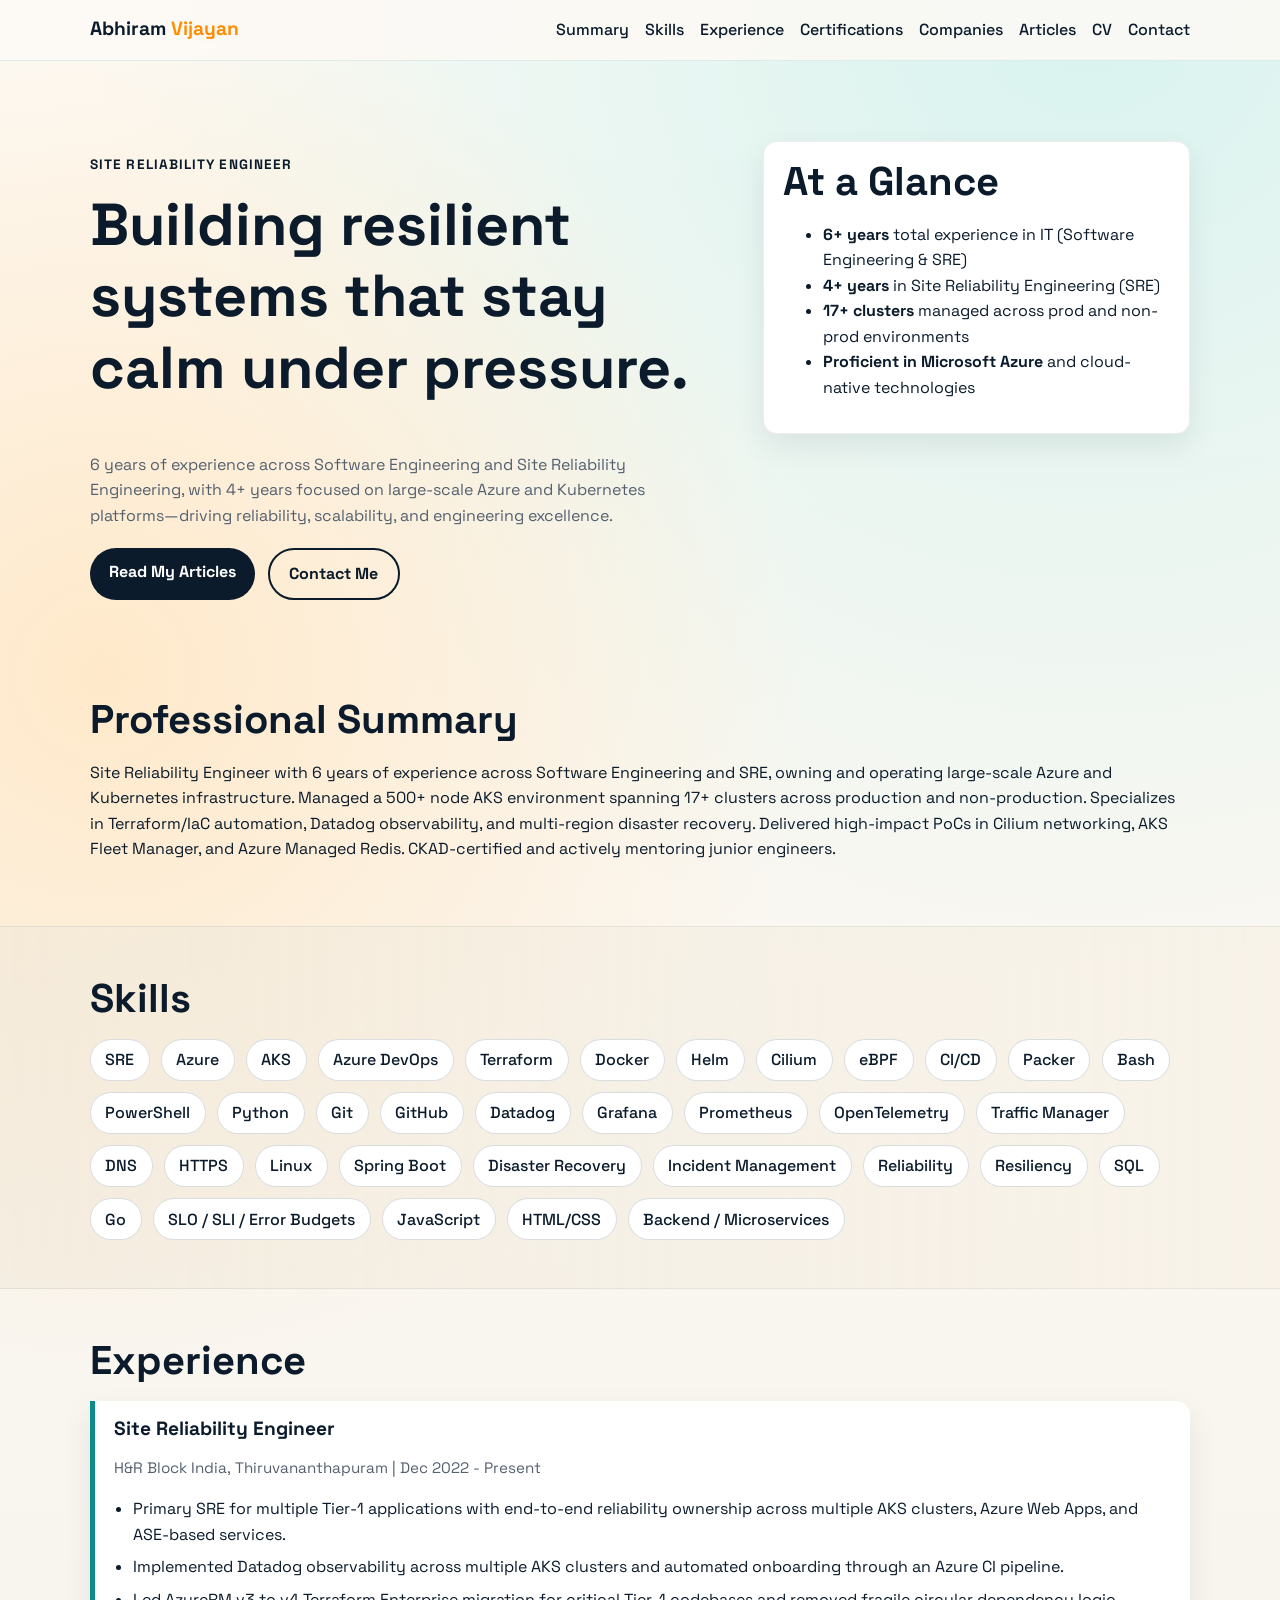
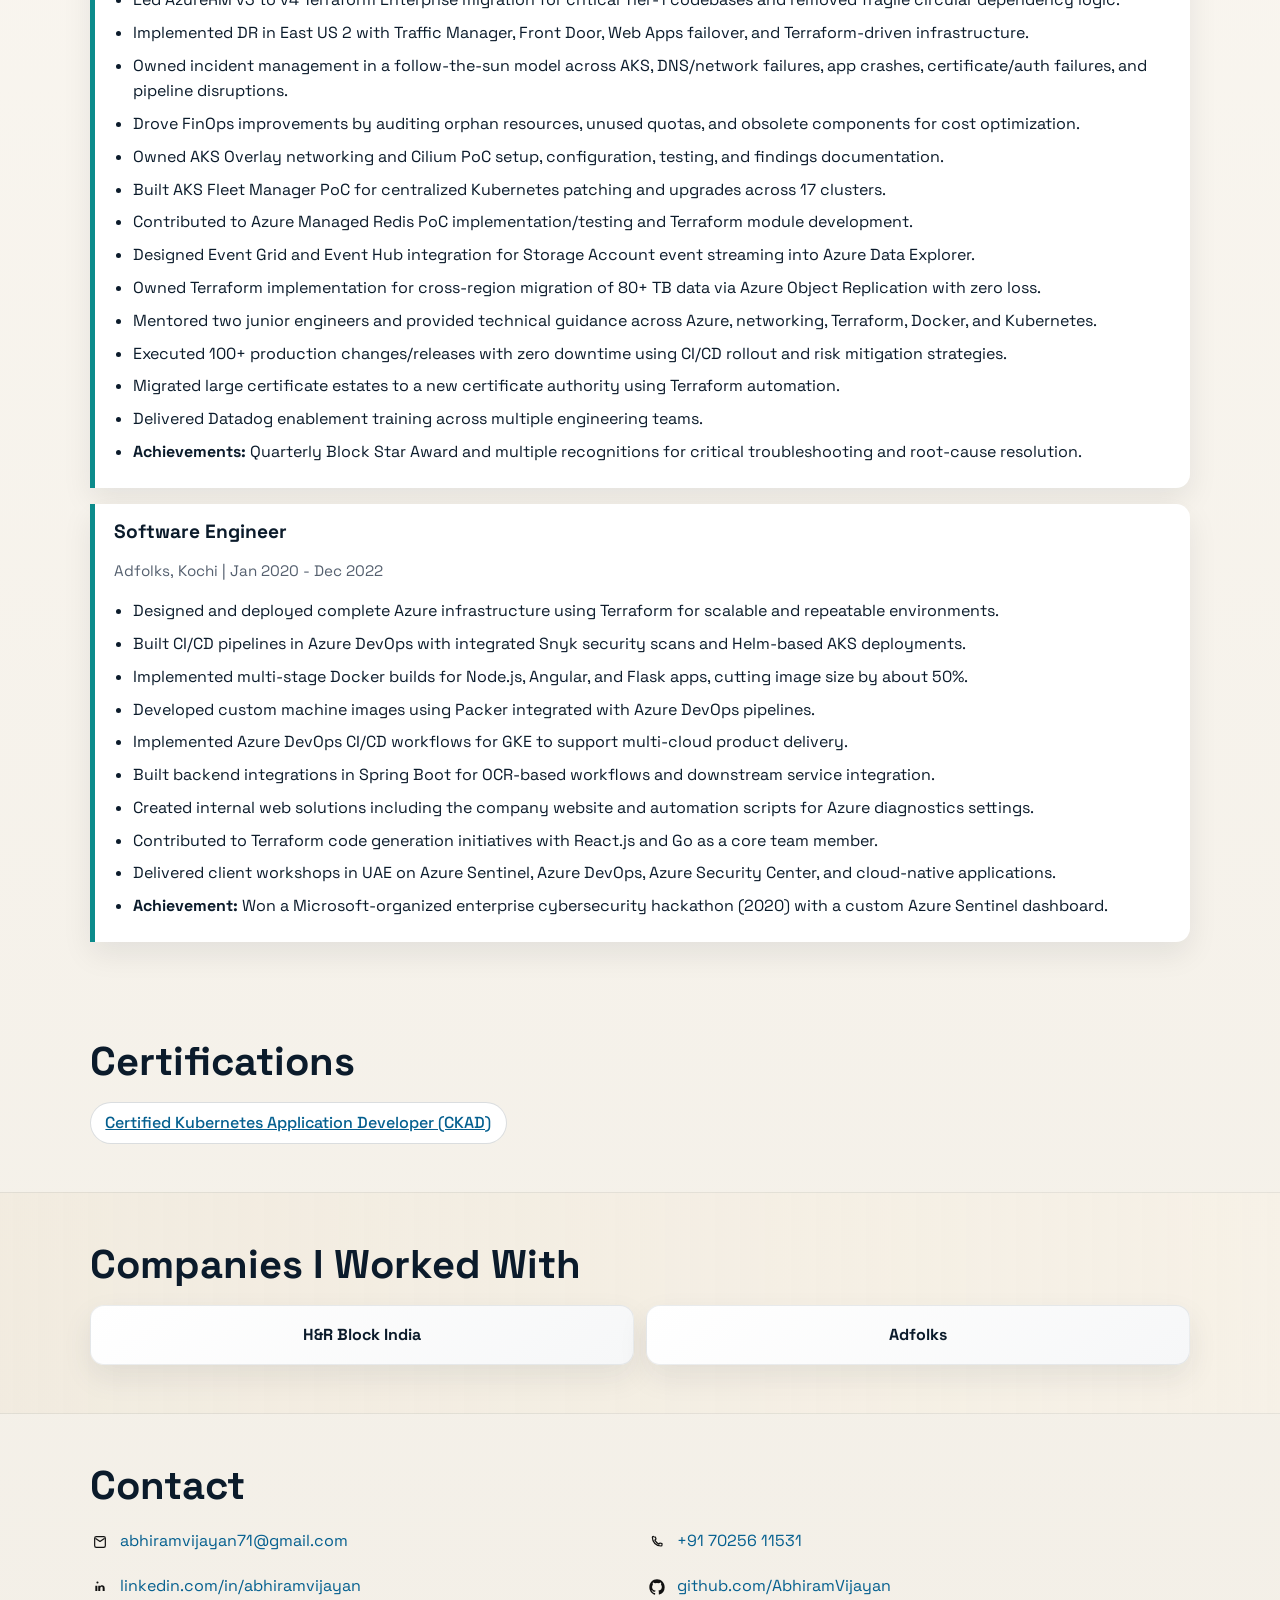
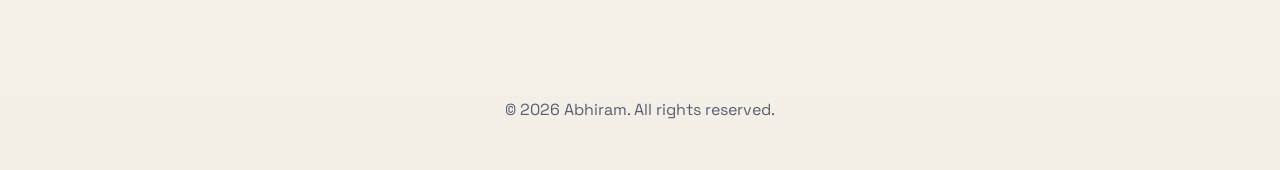
<file: index.html>
<!DOCTYPE html>
<html lang="en">

<head>
    <meta charset="UTF-8" />
    <meta name="viewport" content="width=device-width, initial-scale=1.0" />
    <link rel="icon" type="image/png" sizes="32x32" href="/assets/Abhiram_image.png" />
    <link rel="shortcut icon" href="/assets/Abhiram_image.png" />
    <title>Abhiram | SRE Portfolio</title>
    <meta name="description"
        content="Site Reliability Engineer with 6 years of experience across Azure and Kubernetes, including 500+ node AKS operations, Terraform automation, Datadog observability, and multi-region disaster recovery." />
    <meta name="keywords"
        content="SRE, Site Reliability Engineer, Azure, AKS, Kubernetes, Terraform, Datadog, Disaster Recovery, Incident Management, Observability, CKAD" />
    <meta name="author" content="Abhiram" />
    <meta name="robots" content="index, follow, max-image-preview:large, max-snippet:-1, max-video-preview:-1" />
    <meta name="theme-color" content="#0f2a3f" />

    <link rel="canonical" href="https://abhiramvijayan.com/" />
    <link rel="manifest" href="/site.webmanifest" />

    <meta property="og:type" content="website" />
    <meta property="og:title" content="Abhiram | SRE Portfolio" />
    <meta property="og:description"
        content="SRE portfolio showcasing Azure/AKS scale operations, Terraform automation, DR engineering, certifications, and reliability articles." />
    <meta property="og:url" content="https://abhiramvijayan.com/" />
    <meta property="og:image" content="https://abhiramvijayan.com/assets/Abhiram_image.png" />

    <meta name="twitter:card" content="summary_large_image" />
    <meta name="twitter:title" content="Abhiram | SRE Portfolio" />
    <meta name="twitter:description"
        content="SRE portfolio showcasing Azure/AKS scale operations, Terraform automation, DR engineering, certifications, and reliability articles." />
    <meta name="twitter:image" content="https://abhiramvijayan.com/assets/Abhiram_image.png" />

    <link rel="preconnect" href="https://fonts.googleapis.com" />
    <link rel="preconnect" href="https://fonts.gstatic.com" crossorigin />
    <link
        href="https://fonts.googleapis.com/css2?family=Space+Grotesk:wght@400;500;700&family=Literata:opsz,wght@7..72,400;7..72,600&display=swap"
        rel="stylesheet" />
    <link rel="stylesheet" href="styles.css" />

    <script type="application/ld+json">
  {
    "@context": "https://schema.org",
    "@type": "Person",
    "name": "Abhiram",
    "jobTitle": "Site Reliability Engineer",
    "url": "https://abhiramvijayan.com/",
    "sameAs": [
      "https://www.linkedin.com/in/abhiramvijayan/",
      "https://github.com/AbhiramVijayan"
    ],
    "email": "mailto:abhiramvijayan71@gmail.com",
    "telephone": "+91-7025611531",
    "worksFor": [
      { "@type": "Organization", "name": "H&R Block India" },
      { "@type": "Organization", "name": "Adfolks" }
    ],
    "knowsAbout": [
      "SRE",
      "Azure",
      "AKS",
      "Terraform",
      "Datadog",
      "Disaster Recovery",
      "Incident Management",
      "CI/CD",
      "Kubernetes",
      "Observability"
    ]
  }
  </script>
</head>

<body>
    <a class="skip-link" href="#main">Skip to main content</a>

    <header class="site-header">
        <div class="container nav-wrap">
            <a class="brand" href="/">Abhiram <span>Vijayan</span></a>
            <nav class="site-nav" aria-label="Main navigation">
                <a href="#summary">Summary</a>
                <a href="#skills">Skills</a>
                <a href="#experience">Experience</a>
                <a href="#certifications">Certifications</a>
                <a href="#companies">Companies</a>
                <a href="/articles/">Articles</a>
                <a href="/cv.html">CV</a>
                <a href="#contact">Contact</a>
            </nav>
        </div>
    </header>

    <main id="main">
        <section class="hero reveal">
            <div class="container hero-grid">
                <div>
                    <p class="eyebrow">
                        <span class="role-rotator"
                            data-roles="Site Reliability Engineer|DevOps Engineer|Platform Engineer"
                            aria-live="polite">Site Reliability Engineer</span>
                    </p>
                    <h1>Building resilient systems that stay calm under pressure.</h1>
                    <p class="hero-copy">6 years of experience across Software Engineering and Site Reliability
                        Engineering, with 4+ years focused on large-scale Azure and Kubernetes platforms—driving
                        reliability, scalability, and engineering excellence.</p>
                    <div class="hero-cta">
                        <a class="btn btn-primary" href="/articles/">Read My Articles</a>
                        <a class="btn btn-ghost" href="https://www.linkedin.com/in/abhiramvijayan/" target="_blank" rel="noopener noreferrer">Contact Me</a>
                    </div>
                </div>
                <aside class="stat-card" aria-label="Quick profile stats">
                    <h2>At a Glance</h2>
                    <ul>
                        <li><strong>6+ years</strong> total experience in IT (Software Engineering & SRE)</li>
                        <li><strong>4+ years</strong> in Site Reliability Engineering (SRE)</li>
                        <li><strong>17+ clusters</strong> managed across prod and non-prod environments</li>
                        <li><strong>Proficient in Microsoft Azure</strong> and cloud-native technologies</li>

                    </ul>
                </aside>
            </div>
        </section>

        <section id="summary" class="section reveal">
            <div class="container">
                <h2>Professional Summary</h2>
                <p>
                   Site Reliability Engineer with 6 years of experience across Software Engineering and SRE, owning and operating large-scale Azure and Kubernetes infrastructure. Managed a 500+ node AKS environment spanning 17+ clusters across production and non-production. Specializes in Terraform/IaC automation, Datadog observability, and multi-region disaster recovery. Delivered high-impact PoCs in Cilium networking, AKS Fleet Manager, and Azure Managed Redis. CKAD-certified and actively mentoring junior engineers.

                </p>
            </div>
        </section>

        <section id="skills" class="section muted reveal">
            <div class="container">
                <h2>Skills</h2>
                <div class="chip-grid">
                    <span class="chip">SRE</span>
                    <span class="chip">Azure</span>
                    <span class="chip">AKS</span>
                    <span class="chip">Azure DevOps</span>
                    <span class="chip">Terraform</span>
                    <span class="chip">Docker</span>
                    <span class="chip">Helm</span>
                    <span class="chip">Cilium</span>
                    <span class="chip">eBPF</span>
                    <span class="chip">CI/CD</span>
                    <span class="chip">Packer</span>
                    <span class="chip">Bash</span>
                    <span class="chip">PowerShell</span>
                    <span class="chip">Python</span>
                    <span class="chip">Git</span>
                    <span class="chip">GitHub</span>
                    <span class="chip">Datadog</span>
                    <span class="chip">Grafana</span>
                    <span class="chip">Prometheus</span>
                    <span class="chip">OpenTelemetry</span>
                    <span class="chip">Traffic Manager</span>
                    <span class="chip">DNS</span>
                    <span class="chip">HTTPS</span>
                    <span class="chip">Linux</span>
                    <span class="chip">Spring Boot</span>
                    <span class="chip">Disaster Recovery</span>
                    <span class="chip">Incident Management</span>
                    <span class="chip">Reliability</span>
                    <span class="chip">Resiliency</span>
                    <span class="chip">SQL</span>
                    <span class="chip">Go</span>
                    <span class="chip">SLO / SLI / Error Budgets</span>
                    <span class="chip">JavaScript</span>
                    <span class="chip">HTML/CSS</span>
                    <span class="chip">Backend / Microservices</span>
                </div>
            </div>
        </section>

        <section id="experience" class="section reveal">
            <div class="container">
                <h2>Experience</h2>
                <div class="timeline">
                    <article class="timeline-item">
                        <h3>Site Reliability Engineer</h3>
                        <p class="meta">H&amp;R Block India, Thiruvananthapuram | Dec 2022 - Present</p>
                        <ul>
                            <li>Primary SRE for multiple Tier-1 applications with end-to-end reliability ownership across multiple
                                AKS clusters, Azure Web Apps, and ASE-based services.</li>
                            <li>Implemented Datadog observability across multiple AKS clusters and automated onboarding
                                through an Azure CI pipeline.</li>
                            <li>Led AzureRM v3 to v4 Terraform Enterprise migration for critical Tier-1 codebases and
                                removed fragile circular dependency logic.</li>
                            <li>Implemented DR in East US 2 with Traffic Manager, Front Door, Web Apps failover, and
                                Terraform-driven infrastructure.</li>
                            <li>Owned incident management in a follow-the-sun model across AKS, DNS/network failures,
                                app crashes, certificate/auth failures, and pipeline disruptions.</li>
                            <li>Drove FinOps improvements by auditing orphan resources, unused quotas, and obsolete
                                components for cost optimization.</li>
                            <li>Owned AKS Overlay networking and Cilium PoC setup, configuration, testing, and findings
                                documentation.</li>
                            <li>Built AKS Fleet Manager PoC for centralized Kubernetes patching and upgrades across 17
                                clusters.</li>
                            <li>Contributed to Azure Managed Redis PoC implementation/testing and Terraform module
                                development.</li>
                            <li>Designed Event Grid and Event Hub integration for Storage Account event streaming into
                                Azure Data Explorer.</li>
                            <li>Owned Terraform implementation for cross-region migration of 80+ TB data via Azure
                                Object Replication with zero loss.</li>
                            <li>Mentored two junior engineers and provided technical guidance across Azure, networking,
                                Terraform, Docker, and Kubernetes.</li>
                            <li>Executed 100+ production changes/releases with zero downtime using CI/CD rollout and
                                risk mitigation strategies.</li>
                            <li>Migrated large certificate estates to a new certificate authority using Terraform
                                automation.</li>
                            <li>Delivered Datadog enablement training across multiple engineering teams.</li>
                            <li><strong>Achievements:</strong> Quarterly Block Star Award and multiple recognitions for
                                critical troubleshooting and root-cause resolution.</li>
                        </ul>
                    </article>
                    <article class="timeline-item">
                        <h3>Software Engineer</h3>
                        <p class="meta">Adfolks, Kochi | Jan 2020 - Dec 2022</p>
                        <ul>
                            <li>Designed and deployed complete Azure infrastructure using Terraform for scalable and
                                repeatable environments.</li>
                            <li>Built CI/CD pipelines in Azure DevOps with integrated Snyk security scans and Helm-based
                                AKS deployments.</li>
                            <li>Implemented multi-stage Docker builds for Node.js, Angular, and Flask apps, cutting
                                image size by about 50%.</li>
                            <li>Developed custom machine images using Packer integrated with Azure DevOps pipelines.
                            </li>
                            <li>Implemented Azure DevOps CI/CD workflows for GKE to support multi-cloud product
                                delivery.</li>
                            <li>Built backend integrations in Spring Boot for OCR-based workflows and downstream service
                                integration.</li>
                            <li>Created internal web solutions including the company website and automation scripts for
                                Azure diagnostics settings.</li>
                            <li>Contributed to Terraform code generation initiatives with React.js and Go as a core team
                                member.</li>
                            <li>Delivered client workshops in UAE on Azure Sentinel, Azure DevOps, Azure Security
                                Center, and cloud-native applications.</li>
                            <li><strong>Achievement:</strong> Won a Microsoft-organized enterprise cybersecurity
                                hackathon (2020) with a custom Azure Sentinel dashboard.</li>
                        </ul>
                    </article>
                </div>
            </div>
        </section>

        <section id="certifications" class="section reveal">
            <div class="container">
                <h2>Certifications</h2>
                <div class="chip-grid">
                    <a class="chip" href="https://www.credly.com/badges/6aa69f73-2651-4a15-aa6a-eb91d6666609/public_url" target="_blank" rel="noopener noreferrer">Certified Kubernetes Application Developer (CKAD)</a>
                </div>
            </div>
        </section>

        <section id="companies" class="section muted reveal">
            <div class="container">
                <h2>Companies I Worked With</h2>
                <div class="company-grid" role="list" aria-label="Companies">
                    <div class="company-card" role="listitem">H&amp;R Block India</div>
                    <div class="company-card" role="listitem">Adfolks</div>
                </div>
            </div>
        </section>

        <section id="contact" class="section contact reveal">
            <div class="container">
                <h2>Contact</h2>
                <ul class="contact-list">
                    <li class="contact-card">
                        <span class="contact-icon" aria-hidden="true">
                            <svg viewBox="0 0 24 24" focusable="false"><path d="M4 6.5A2.5 2.5 0 0 1 6.5 4h11A2.5 2.5 0 0 1 20 6.5v11a2.5 2.5 0 0 1-2.5 2.5h-11A2.5 2.5 0 0 1 4 17.5zM6 7l6 4.2L18 7" fill="none" stroke="currentColor" stroke-width="1.8" stroke-linecap="round" stroke-linejoin="round"/></svg>
                        </span>
                        <a href="mailto:abhiramvijayan71@gmail.com">abhiramvijayan71@gmail.com</a>
                    </li>
                    <li class="contact-card">
                        <span class="contact-icon" aria-hidden="true">
                            <svg viewBox="0 0 24 24" focusable="false"><path d="M7.5 4.5h2l1 3-1.7 1.7a14 14 0 0 0 6 6l1.7-1.7 3 1v2A1.5 1.5 0 0 1 18 18C10.82 18 5 12.18 5 5a1.5 1.5 0 0 1 1.5-1.5" fill="none" stroke="currentColor" stroke-width="1.8" stroke-linecap="round" stroke-linejoin="round"/></svg>
                        </span>
                        <a href="tel:+917025611531">+91 70256 11531</a>
                    </li>
                    <li class="contact-card">
                        <span class="contact-icon" aria-hidden="true">
                            <svg viewBox="0 0 24 24" focusable="false"><path d="M8 10v8H5v-8zm.2-3.2A1.6 1.6 0 1 1 8.2 3.6a1.6 1.6 0 0 1 0 3.2M19 18h-3v-4.3c0-1.2-.4-2-1.5-2s-1.7.8-2 1.5c-.1.2-.1.6-.1.9V18h-3s0-7 0-8h3v1.1c.4-.7 1.2-1.6 2.8-1.6 2 0 3.8 1.3 3.8 4.3z" fill="currentColor"/></svg>
                        </span>
                        <a href="https://www.linkedin.com/in/abhiramvijayan/" rel="noopener noreferrer" target="_blank">linkedin.com/in/abhiramvijayan</a>
                    </li>
                    <li class="contact-card">
                        <span class="contact-icon" aria-hidden="true">
                            <svg viewBox="0 0 24 24" focusable="false"><path d="M12 .5C5.65.5.5 5.78.5 12.3c0 5.22 3.3 9.64 7.88 11.2.58.1.8-.26.8-.58v-2.1c-3.2.72-3.87-1.58-3.87-1.58-.52-1.36-1.28-1.72-1.28-1.72-1.04-.73.08-.72.08-.72 1.15.08 1.75 1.21 1.75 1.21 1.02 1.8 2.68 1.28 3.33.98.1-.76.4-1.28.72-1.57-2.56-.3-5.26-1.3-5.26-5.8 0-1.28.45-2.32 1.18-3.14-.12-.3-.51-1.5.11-3.12 0 0 .96-.32 3.14 1.2a10.57 10.57 0 0 1 5.72 0c2.18-1.52 3.14-1.2 3.14-1.2.62 1.62.23 2.82.11 3.12.73.82 1.18 1.86 1.18 3.14 0 4.5-2.7 5.5-5.28 5.8.42.37.78 1.08.78 2.18v3.23c0 .32.21.69.8.58A11.83 11.83 0 0 0 23.5 12.3C23.5 5.78 18.35.5 12 .5" fill="currentColor"/></svg>
                        </span>
                        <a href="https://github.com/AbhiramVijayan" rel="noopener noreferrer" target="_blank">github.com/AbhiramVijayan</a>
                    </li>
                    
                </ul>
            </div>
        </section>
    </main>

    <footer class="site-footer">
        <div class="container">
            <p>&copy; <span id="year"></span> Abhiram. All rights reserved.</p>
        </div>
    </footer>

    <script src="main.js" defer></script>
</body>

</html>
</file>
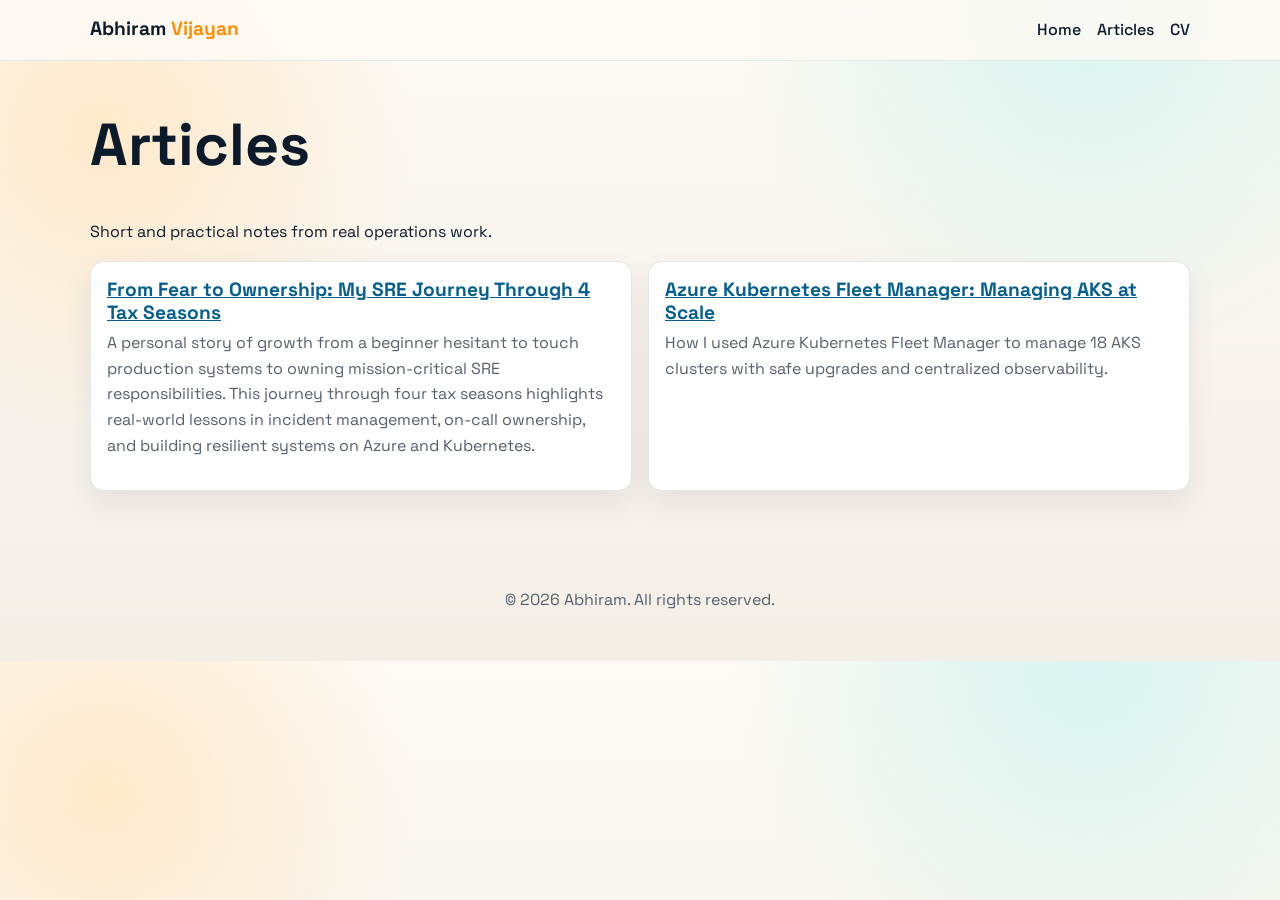
<file: articles/index.html>
<!DOCTYPE html>
<html lang="en">

<head>
  <meta charset="UTF-8" />
  <meta name="viewport" content="width=device-width, initial-scale=1.0" />
  <link rel="icon" type="image/png" sizes="32x32" href="/assets/Abhiram_image.png" />
  <link rel="shortcut icon" href="/assets/Abhiram_image.png" />
  <title>Articles | Abhiram SRE</title>
  <meta name="description"
    content="Operational reliability and SRE articles by Abhiram: incident response, alert quality, observability, and production engineering practices." />
  <meta name="robots" content="index, follow" />
  <link rel="canonical" href="https://abhiramvijayan.com/articles/" />

  <meta property="og:type" content="website" />
  <meta property="og:title" content="Articles | Abhiram SRE" />
  <meta property="og:description" content="Practical reliability engineering and SRE articles." />
  <meta property="og:url" content="https://abhiramvijayan.com/articles/" />
  <meta property="og:image" content="https://abhiramvijayan.com/assets/Abhiram_image.png" />

  <meta name="twitter:card" content="summary_large_image" />
  <meta name="twitter:title" content="Articles | Abhiram SRE" />
  <meta name="twitter:description" content="Practical reliability engineering and SRE articles." />
  <meta name="twitter:image" content="https://abhiramvijayan.com/assets/Abhiram_image.png" />

  <link rel="preconnect" href="https://fonts.googleapis.com" />
  <link rel="preconnect" href="https://fonts.gstatic.com" crossorigin />
  <link
    href="https://fonts.googleapis.com/css2?family=Space+Grotesk:wght@400;500;700&family=Literata:opsz,wght@7..72,400;7..72,600&display=swap"
    rel="stylesheet" />
  <link rel="stylesheet" href="/styles.css" />

  <script type="application/ld+json">
  {
    "@context": "https://schema.org",
    "@type": "Blog",
    "name": "Abhiram SRE Articles",
    "url": "https://abhiramvijayan.com/articles/",
    "description": "Operational reliability and SRE articles by Abhiram",
    "publisher": {
      "@type": "Person",
      "name": "Abhiram"
    }
  }
  </script>
</head>

<body>
  <header class="site-header">
    <div class="container nav-wrap">
      <a class="brand" href="/">Abhiram<span> Vijayan</span></a>
      <nav class="site-nav" aria-label="Main navigation">
        <a href="/">Home</a>
        <a href="/articles/">Articles</a>
        <a href="/cv.html">CV</a>
      </nav>
    </div>
  </header>

  <main class="section">
    <div class="container reveal">
      <h1>Articles</h1>
      <p>Short and practical notes from real operations work.</p>
      <div class="article-list">
        <article class="article-card">
          <h3><a href="/articles/from-fear-to-ownership.html">From Fear to Ownership: My SRE Journey Through 4 Tax
              Seasons</a></h3>
          <p>
            A personal story of growth from a beginner hesitant to touch production systems to owning mission-critical
            SRE responsibilities. This journey through four tax seasons highlights real-world lessons in incident
            management, on-call ownership, and building resilient systems on Azure and Kubernetes.
          </p>
        </article>
        <article class="article-card">
          <h3><a href="/articles/azure-kubernetes-fleet-manager.html">Azure Kubernetes Fleet Manager: Managing AKS at Scale</a>
          </h3>
          <p>How I used Azure Kubernetes Fleet Manager to manage 18 AKS clusters with safe upgrades and centralized observability.</p>
        </article>
      </div>
    </div>
  </main>

  <footer class="site-footer">
    <div class="container">
      <p>&copy; <span id="year"></span> Abhiram. All rights reserved.</p>
    </div>
  </footer>

  <script src="/main.js" defer></script>
</body>

</html>
</file>
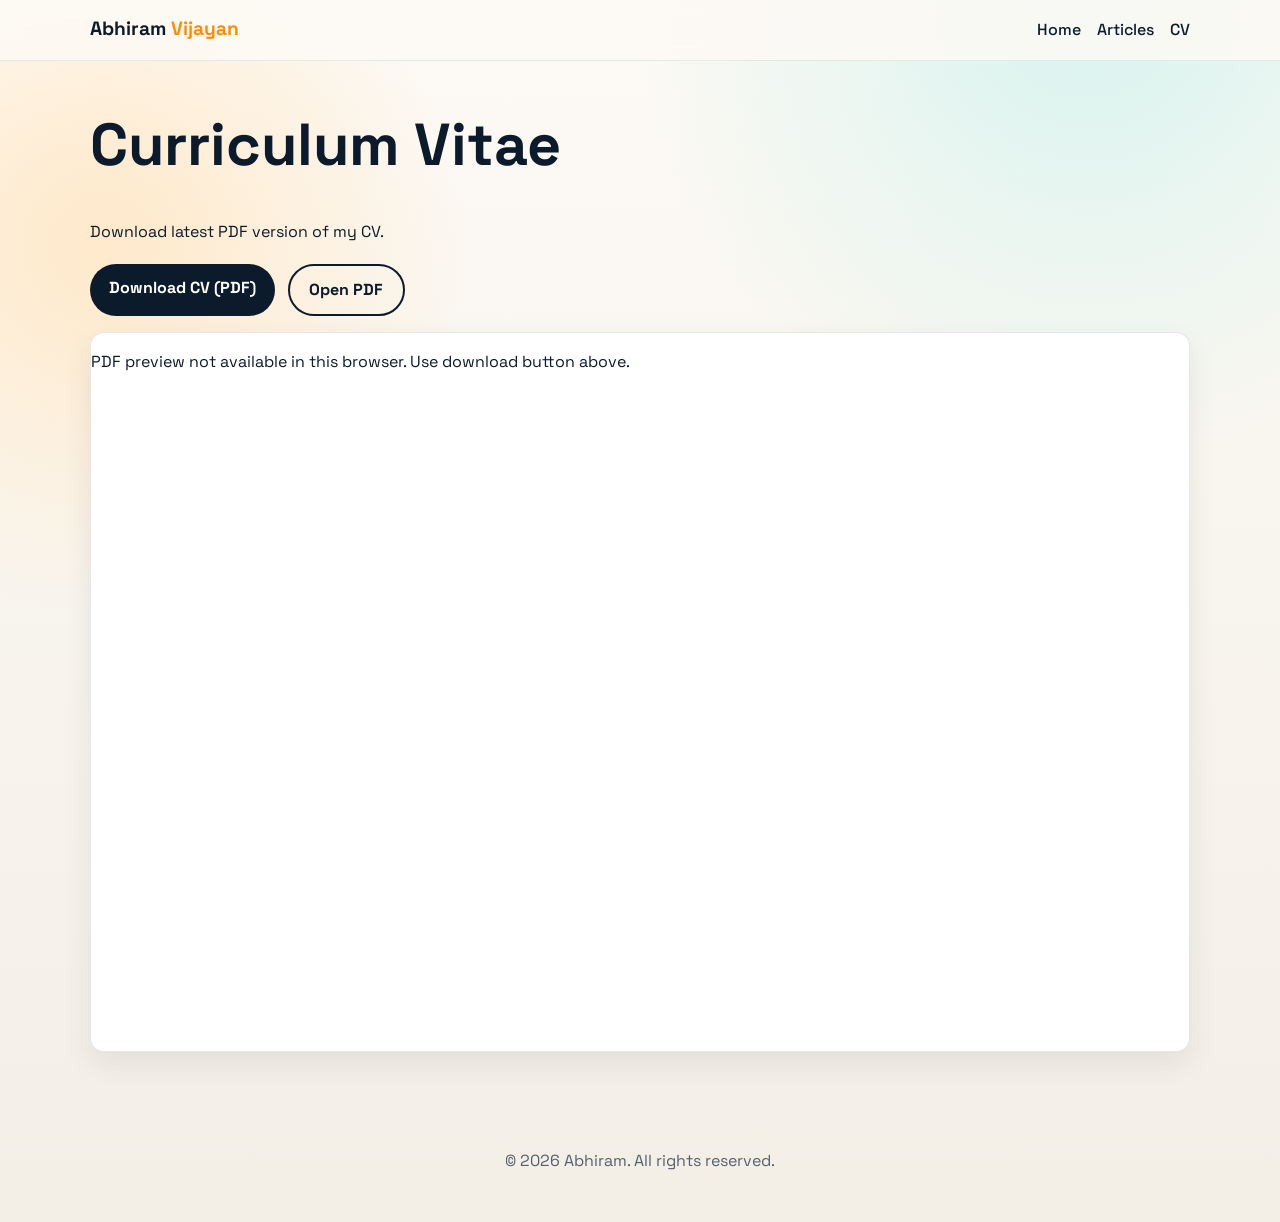
<file: cv.html>
<!DOCTYPE html>
<html lang="en">
<head>
  <meta charset="UTF-8" />
  <meta name="viewport" content="width=device-width, initial-scale=1.0" />
  <link rel="icon" type="image/png" sizes="32x32" href="/assets/Abhiram_image.png" />
  <link rel="shortcut icon" href="/assets/Abhiram_image.png" />
  <title>CV | Abhiram Vijayan</title>
  <meta name="description" content="View and download Abhiram Vijayan's CV in PDF format." />
  <meta name="robots" content="index, follow" />
  <link rel="canonical" href="https://abhiramvijayan.com/cv.html" />

  <meta property="og:type" content="website" />
  <meta property="og:title" content="CV | Abhiram Vijayan" />
  <meta property="og:description" content="Download CV PDF for Abhiram Vijayan." />
  <meta property="og:url" content="https://abhiramvijayan.com/cv.html" />
  <meta property="og:image" content="https://abhiramvijayan.com/assets/Abhiram_image.png" />

  <meta name="twitter:card" content="summary_large_image" />
  <meta name="twitter:title" content="CV | Abhiram Vijayan" />
  <meta name="twitter:description" content="Download CV PDF for Abhiram Vijayan." />
  <meta name="twitter:image" content="https://abhiramvijayan.com/assets/Abhiram_image.png" />

  <link rel="preconnect" href="https://fonts.googleapis.com" />
  <link rel="preconnect" href="https://fonts.gstatic.com" crossorigin />
  <link href="https://fonts.googleapis.com/css2?family=Space+Grotesk:wght@400;500;700&family=Literata:opsz,wght@7..72,400;7..72,600&display=swap" rel="stylesheet" />
  <link rel="stylesheet" href="/styles.css" />

  <script type="application/ld+json">
  {
    "@context": "https://schema.org",
    "@type": "CreativeWork",
    "name": "Abhiram Vijayan CV",
    "url": "https://abhiramvijayan.com/cv.html",
    "encoding": {
      "@type": "MediaObject",
      "encodingFormat": "application/pdf",
      "contentUrl": "https://abhiramvijayan.com/assets/Abhiram-Vijayan-CV.pdf"
    },
    "author": {
      "@type": "Person",
      "name": "Abhiram Vijayan"
    }
  }
  </script>
</head>
<body>
  <header class="site-header">
    <div class="container nav-wrap">
      <a class="brand" href="/">Abhiram <span>Vijayan</span></a>
      <nav class="site-nav" aria-label="Main navigation">
        <a href="/">Home</a>
        <a href="/articles/">Articles</a>
        <a href="/cv.html">CV</a>
      </nav>
    </div>
  </header>

  <main class="section">
    <div class="container reveal">
      <h1>Curriculum Vitae</h1>
      <p>Download latest PDF version of my CV.</p>

      <div class="hero-cta">
        <a class="btn btn-primary" href="/assets/Abhiram-Vijayan-CV.pdf" download>Download CV (PDF)</a>
        <a class="btn btn-ghost" href="/assets/Abhiram-Vijayan-CV.pdf" target="_blank" rel="noopener noreferrer">Open PDF</a>
      </div>

      <div class="cv-preview-wrap">
        <object class="cv-preview" data="/assets/Abhiram-Vijayan-CV.pdf" type="application/pdf">
          <p>PDF preview not available in this browser. Use download button above.</p>
        </object>
      </div>

      <!-- <p class="meta">Place your PDF at path: /assets/Abhiram-Vijayan-CV.pdf</p> -->
    </div>
  </main>

  <footer class="site-footer">
    <div class="container">
      <p>&copy; <span id="year"></span> Abhiram. All rights reserved.</p>
    </div>
  </footer>

  <script src="/main.js" defer></script>
</body>
</html>
</file>
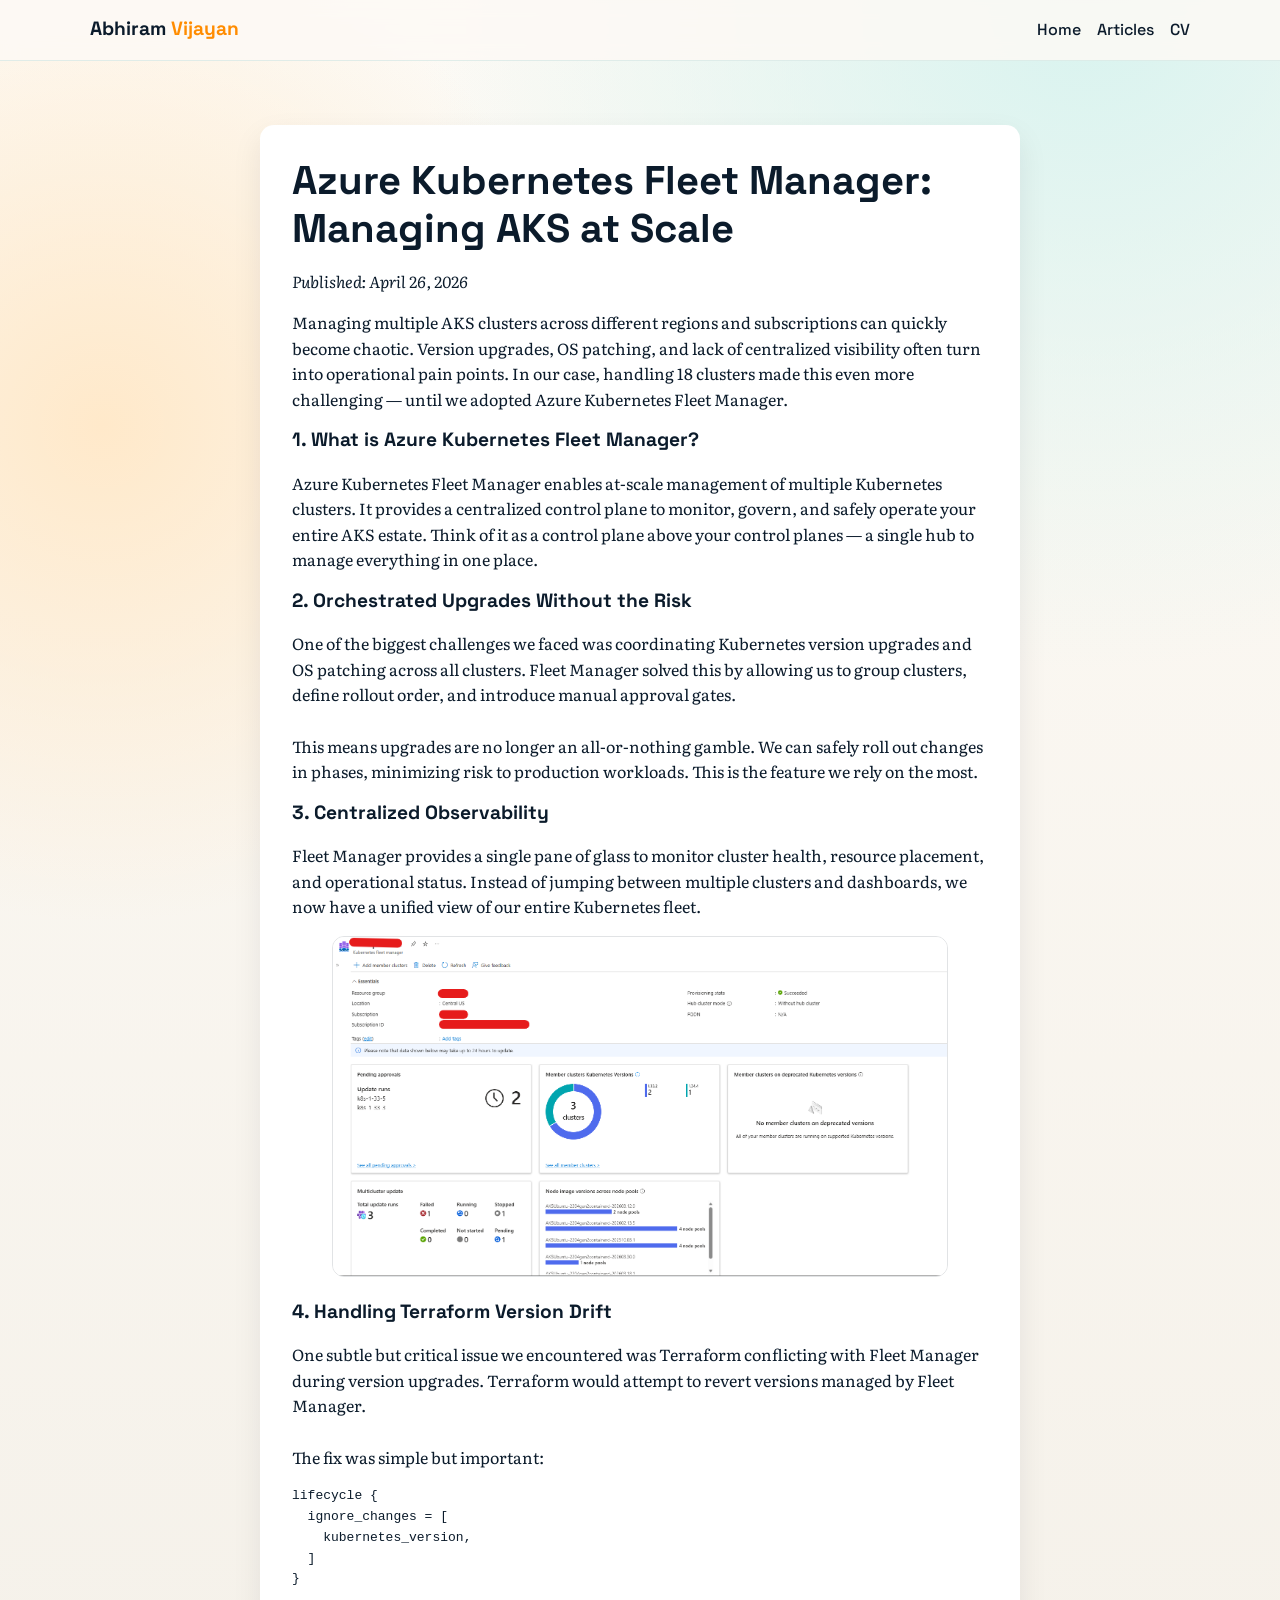
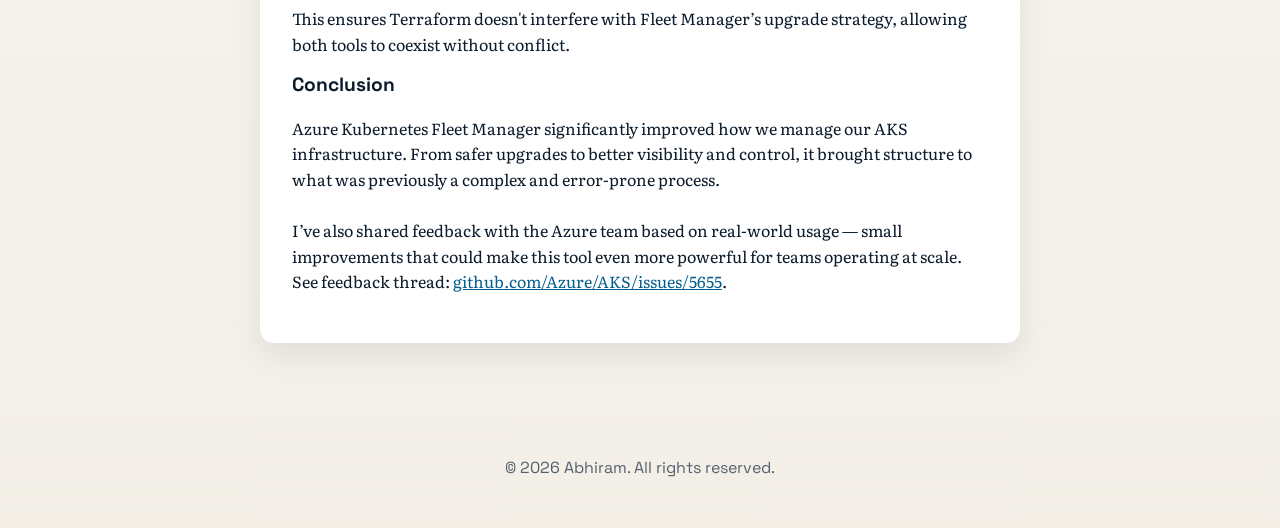
<file: articles/azure-kubernetes-fleet-manager.html>
<!DOCTYPE html>
<html lang="en">
<head>
  <meta charset="UTF-8" />
  <meta name="viewport" content="width=device-width, initial-scale=1.0" />
  <link rel="icon" type="image/png" sizes="32x32" href="/assets/Abhiram_image.png" />
  <link rel="shortcut icon" href="/assets/Abhiram_image.png" />
  <title>Azure Kubernetes Fleet Manager: Managing AKS at Scale | Abhiram</title>
  <meta name="description" content="How I used Azure Kubernetes Fleet Manager to manage 18 AKS clusters with safe upgrades, centralized observability, and better control." />
  <meta name="robots" content="index, follow" />
  <link rel="canonical" href="https://abhiramvijayan.com/articles/azure-kubernetes-fleet-manager.html" />

  <meta property="og:type" content="article" />
  <meta property="og:title" content="Azure Kubernetes Fleet Manager: Managing AKS at Scale" />
  <meta property="og:description" content="How I used Azure Kubernetes Fleet Manager to manage 18 AKS clusters with safe upgrades and centralized observability." />
  <meta property="og:url" content="https://abhiramvijayan.com/articles/azure-kubernetes-fleet-manager.html" />
  <meta property="og:image" content="https://abhiramvijayan.com/assets/aks-fleet.png" />
  <meta property="og:image:alt" content="Azure Kubernetes Fleet Manager view across AKS clusters" />

  <meta name="twitter:card" content="summary_large_image" />
  <meta name="twitter:title" content="Azure Kubernetes Fleet Manager: Managing AKS at Scale" />
  <meta name="twitter:description" content="Managing multiple AKS clusters? Here's how Fleet Manager simplifies upgrades and observability." />
  <meta name="twitter:image" content="https://abhiramvijayan.com/assets/aks-fleet.png" />

  <link rel="preconnect" href="https://fonts.googleapis.com" />
  <link rel="preconnect" href="https://fonts.gstatic.com" crossorigin />
  <link href="https://fonts.googleapis.com/css2?family=Space+Grotesk:wght@400;500;700&family=Literata:opsz,wght@7..72,400;7..72,600&display=swap" rel="stylesheet" />
  <link rel="stylesheet" href="/styles.css" />

  <script type="application/ld+json">
  {
    "@context": "https://schema.org",
    "@type": "Article",
    "headline": "Azure Kubernetes Fleet Manager: Managing AKS at Scale",
    "description": "How I used Azure Kubernetes Fleet Manager to manage 18 AKS clusters with safe upgrades and centralized observability.",
    "datePublished": "2026-04-26",
    "dateModified": "2026-04-26",
    "author": {
      "@type": "Person",
      "name": "Abhiram Vijayan"
    },
    "publisher": {
      "@type": "Person",
      "name": "Abhiram Vijayan"
    },
    "mainEntityOfPage": {
      "@type": "WebPage",
      "@id": "https://abhiramvijayan.com/articles/azure-kubernetes-fleet-manager.html"
    },
    "image": "https://abhiramvijayan.com/assets/aks-fleet.png"
  }
  </script>
</head>
<body>
  <header class="site-header">
    <div class="container nav-wrap">
      <a class="brand" href="/">Abhiram <span>Vijayan</span></a>
      <nav class="site-nav" aria-label="Main navigation">
        <a href="/">Home</a>
        <a href="/articles/">Articles</a>
        <a href="/cv.html">CV</a>
      </nav>
    </div>
  </header>

  <main class="article-shell">
    <article>
      <h2>Azure Kubernetes Fleet Manager: Managing AKS at Scale</h2>
      <p><em>Published: April 26, 2026</em></p>

      <p>
        Managing multiple AKS clusters across different regions and subscriptions can quickly become chaotic. 
        Version upgrades, OS patching, and lack of centralized visibility often turn into operational pain points.
        In our case, handling 18 clusters made this even more challenging — until we adopted Azure Kubernetes Fleet Manager.
      </p>

      <h3>1. What is Azure Kubernetes Fleet Manager?</h3>
      <p>
        Azure Kubernetes Fleet Manager enables at-scale management of multiple Kubernetes clusters. 
        It provides a centralized control plane to monitor, govern, and safely operate your entire AKS estate. 
        Think of it as a control plane above your control planes — a single hub to manage everything in one place.
      </p>

      <h3>2. Orchestrated Upgrades Without the Risk</h3>
      <p>
        One of the biggest challenges we faced was coordinating Kubernetes version upgrades and OS patching 
        across all clusters. Fleet Manager solved this by allowing us to group clusters, define rollout order, 
        and introduce manual approval gates.
        <br><br>
        This means upgrades are no longer an all-or-nothing gamble. We can safely roll out changes in phases, 
        minimizing risk to production workloads. This is the feature we rely on the most.
      </p>

      <h3>3. Centralized Observability</h3>
      <p>
        Fleet Manager provides a single pane of glass to monitor cluster health, resource placement, 
        and operational status. Instead of jumping between multiple clusters and dashboards, 
        we now have a unified view of our entire Kubernetes fleet.
      </p>

      <figure>
        <img src="/assets/aks-fleet.png" alt="Azure Kubernetes Fleet Manager across AKS clusters" loading="lazy" style="width:100%;height:auto;border-radius:12px;border:1px solid rgba(11,27,43,0.12);" />
      </figure>

      <h3>4. Handling Terraform Version Drift</h3>
      <p>
        One subtle but critical issue we encountered was Terraform conflicting with Fleet Manager 
        during version upgrades. Terraform would attempt to revert versions managed by Fleet Manager.
        <br><br>
        The fix was simple but important:
      </p>

      <pre><code>lifecycle {
  ignore_changes = [
    kubernetes_version,
  ]
}</code></pre>

      <p>
        This ensures Terraform doesn't interfere with Fleet Manager’s upgrade strategy, 
        allowing both tools to coexist without conflict.
      </p>

      <h3>Conclusion</h3>
      <p>
        Azure Kubernetes Fleet Manager significantly improved how we manage our AKS infrastructure. 
        From safer upgrades to better visibility and control, it brought structure to what was previously 
        a complex and error-prone process.
        <br><br>
        I’ve also shared feedback with the Azure team based on real-world usage — small improvements that 
        could make this tool even more powerful for teams operating at scale. See feedback thread: 
        <a href="https://github.com/Azure/AKS/issues/5655" target="_blank" rel="noopener noreferrer">github.com/Azure/AKS/issues/5655</a>.
      </p>
    </article>
  </main>

  <footer class="site-footer">
    <div class="container">
      <p>&copy; <span id="year"></span> Abhiram. All rights reserved.</p>
    </div>
  </footer>

  <script src="/main.js" defer></script>
</body>
</html>
</file>
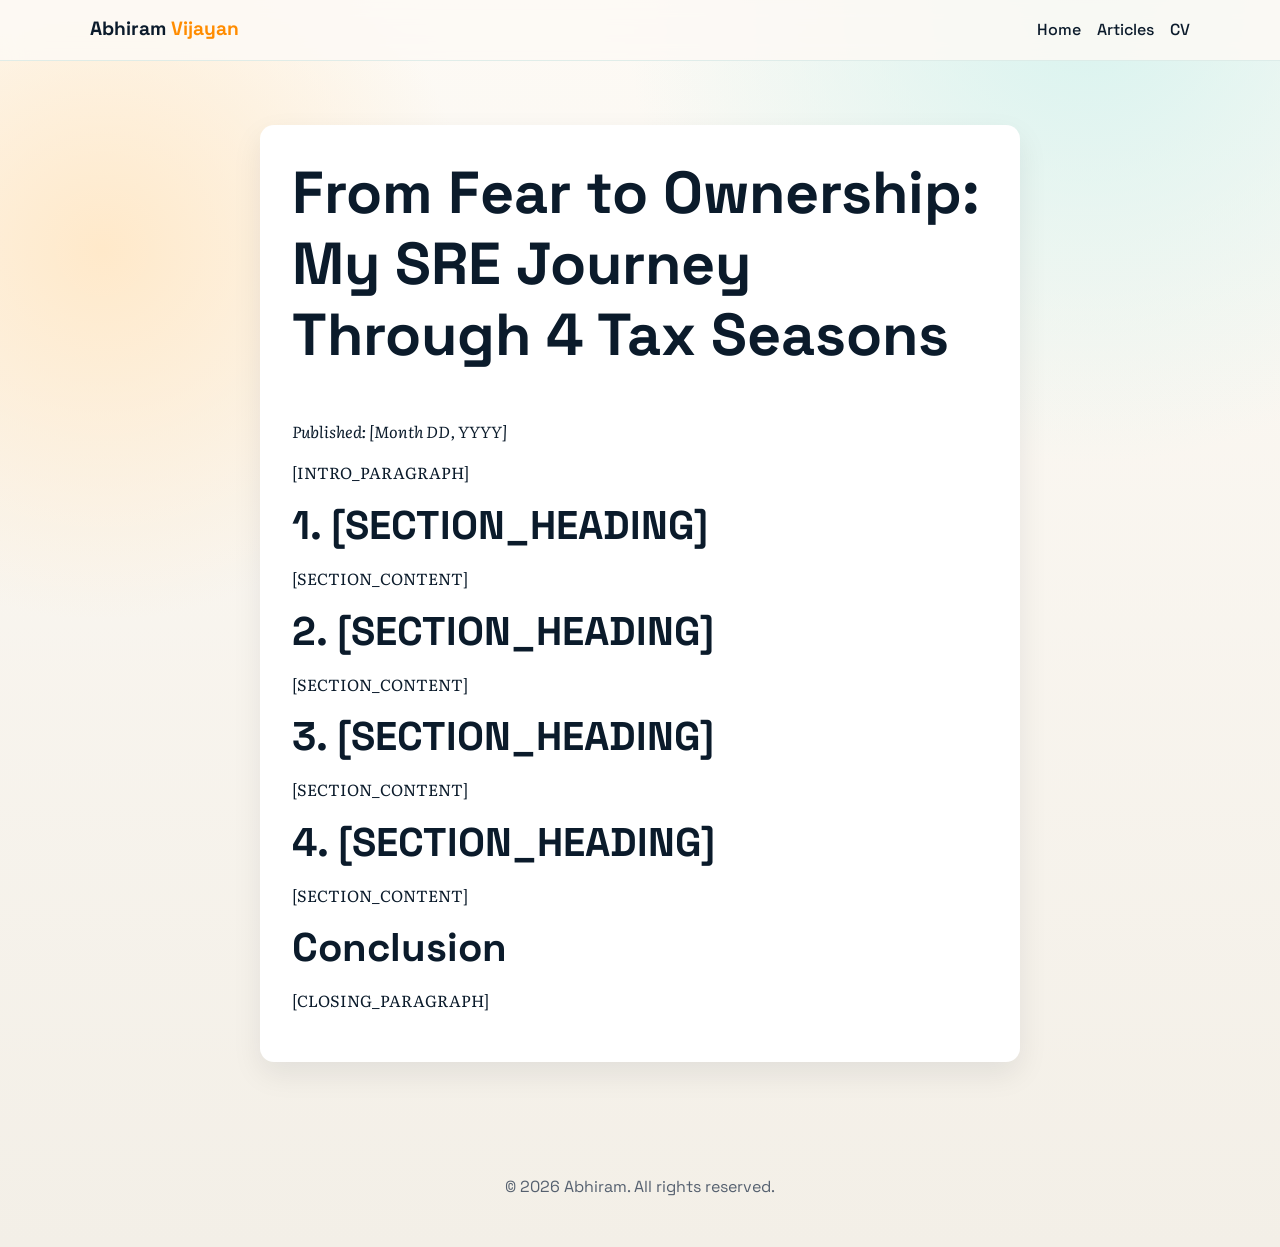
<file: articles/blog-template.html>
<!DOCTYPE html>
<html lang="en">
<head>
  <meta charset="UTF-8" />
  <meta name="viewport" content="width=device-width, initial-scale=1.0" />
  <link rel="icon" type="image/png" sizes="32x32" href="/assets/Abhiram_image.png" />
  <link rel="shortcut icon" href="/assets/Abhiram_image.png" />
  <title>[POST_TITLE] | Abhiram</title>
  <meta name="description" content="[POST_META_DESCRIPTION]" />
  <meta name="robots" content="index, follow" />
  <link rel="canonical" href="https://abhiramvijayan.com/articles/[POST_SLUG].html" />

  <meta property="og:type" content="article" />
  <meta property="og:title" content="[POST_TITLE]" />
  <meta property="og:description" content="[POST_META_DESCRIPTION]" />
  <meta property="og:url" content="https://abhiramvijayan.com/articles/[POST_SLUG].html" />
  <meta property="og:image" content="https://abhiramvijayan.com/assets/Abhiram_image.png" />

  <meta name="twitter:card" content="summary_large_image" />
  <meta name="twitter:title" content="[POST_TITLE]" />
  <meta name="twitter:description" content="[POST_META_DESCRIPTION]" />
  <meta name="twitter:image" content="https://abhiramvijayan.com/assets/Abhiram_image.png" />

  <link rel="preconnect" href="https://fonts.googleapis.com" />
  <link rel="preconnect" href="https://fonts.gstatic.com" crossorigin />
  <link href="https://fonts.googleapis.com/css2?family=Space+Grotesk:wght@400;500;700&family=Literata:opsz,wght@7..72,400;7..72,600&display=swap" rel="stylesheet" />
  <link rel="stylesheet" href="/styles.css" />

  <script type="application/ld+json">
  {
    "@context": "https://schema.org",
    "@type": "Article",
    "headline": "[POST_TITLE]",
    "description": "[POST_META_DESCRIPTION]",
    "datePublished": "[YYYY-MM-DD]",
    "dateModified": "[YYYY-MM-DD]",
    "author": {
      "@type": "Person",
      "name": "Abhiram Vijayan"
    },
    "publisher": {
      "@type": "Person",
      "name": "Abhiram Vijayan"
    },
    "mainEntityOfPage": {
      "@type": "WebPage",
      "@id": "https://abhiramvijayan.com/articles/[POST_SLUG].html"
    },
    "image": "https://abhiramvijayan.com/assets/Abhiram_image.png"
  }
  </script>
</head>
<body>
  <header class="site-header">
    <div class="container nav-wrap">
      <a class="brand" href="/">Abhiram <span>Vijayan</span></a>
      <nav class="site-nav" aria-label="Main navigation">
        <a href="/">Home</a>
        <a href="/articles/">Articles</a>
        <a href="/cv.html">CV</a>
      </nav>
    </div>
  </header>

  <main class="article-shell">
    <article>
        <h1>From Fear to Ownership: My SRE Journey Through 4 Tax Seasons</h1>
      <p><em>Published: [Month DD, YYYY]</em></p>

      <p>[INTRO_PARAGRAPH]</p>

      <h2>1. [SECTION_HEADING]</h2>
      <p>[SECTION_CONTENT]</p>

      <h2>2. [SECTION_HEADING]</h2>
      <p>[SECTION_CONTENT]</p>

      <h2>3. [SECTION_HEADING]</h2>
      <p>[SECTION_CONTENT]</p>

      <h2>4. [SECTION_HEADING]</h2>
      <p>[SECTION_CONTENT]</p>

      <h2>Conclusion</h2>
      <p>[CLOSING_PARAGRAPH]</p>
    </article>
  </main>

  <footer class="site-footer">
    <div class="container">
      <p>&copy; <span id="year"></span> Abhiram. All rights reserved.</p>
    </div>
  </footer>

  <script src="/main.js" defer></script>
</body>
</html>
</file>
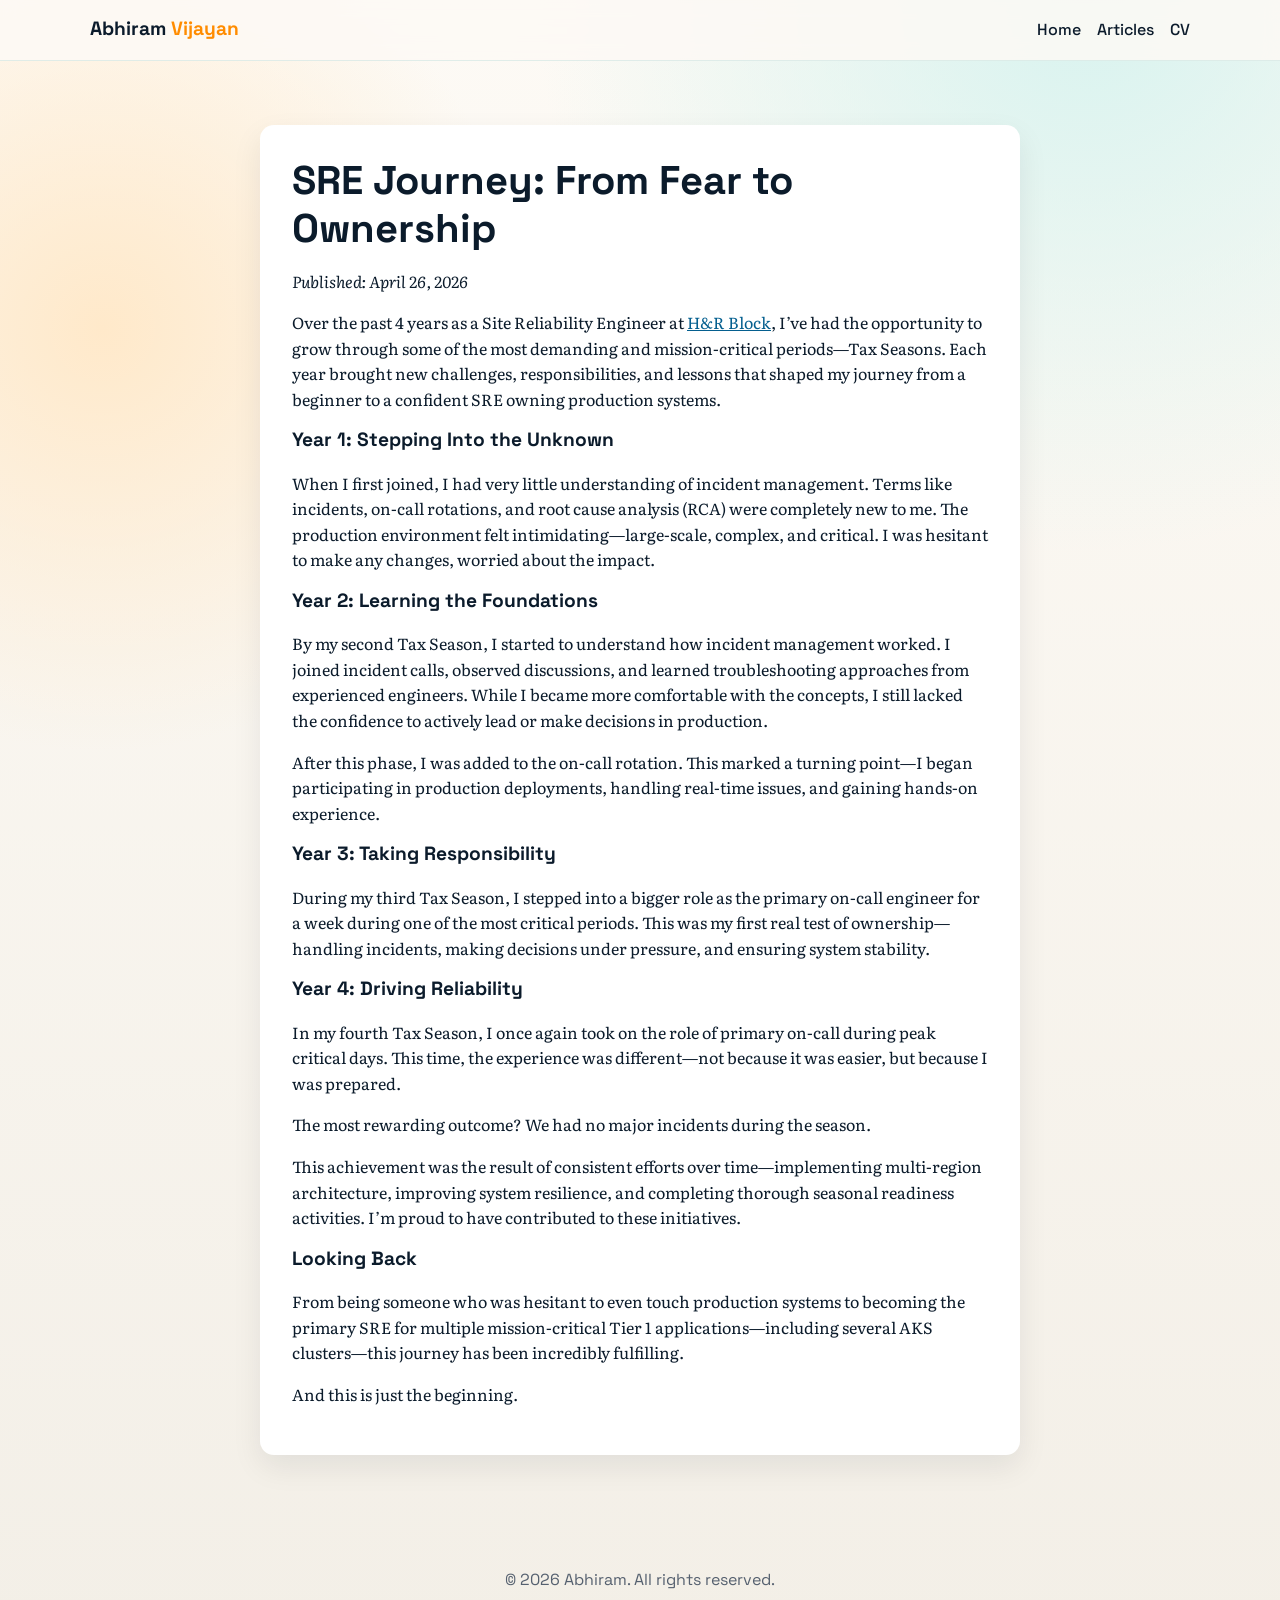
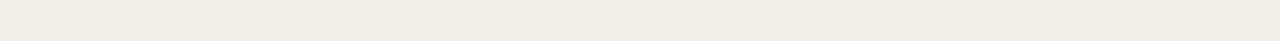
<file: articles/from-fear-to-ownership.html>
<!DOCTYPE html>
<html lang="en">

<head>
    <meta charset="UTF-8" />
    <meta name="viewport" content="width=device-width, initial-scale=1.0" />
    <link rel="icon" type="image/png" sizes="32x32" href="/assets/Abhiram_image.png" />
    <link rel="shortcut icon" href="/assets/Abhiram_image.png" />
    <title>SRE Journey: From Fear to Ownership | Abhiram</title>
    <meta name="description"
        content="A personal SRE journey through four tax seasons, growing from fear of production systems to full ownership of mission-critical reliability work." />
    <meta name="robots" content="index, follow" />
    <link rel="canonical" href="https://abhiramvijayan.com/articles/from-fear-to-ownership.html" />

    <meta property="og:type" content="article" />
    <meta property="og:title" content="SRE Journey: From Fear to Ownership" />
    <meta property="og:description"
        content="A personal SRE journey through four tax seasons, growing from fear of production systems to full ownership of mission-critical reliability work." />
    <meta property="og:url" content="https://abhiramvijayan.com/articles/from-fear-to-ownership.html" />
    <meta property="og:image" content="https://abhiramvijayan.com/assets/Abhiram_image.png" />

    <meta name="twitter:card" content="summary_large_image" />
    <meta name="twitter:title" content="SRE Journey: From Fear to Ownership" />
    <meta name="twitter:description"
        content="A personal SRE journey through four tax seasons, growing from fear of production systems to full ownership of mission-critical reliability work." />
    <meta name="twitter:image" content="https://abhiramvijayan.com/assets/Abhiram_image.png" />

    <link rel="preconnect" href="https://fonts.googleapis.com" />
    <link rel="preconnect" href="https://fonts.gstatic.com" crossorigin />
    <link
        href="https://fonts.googleapis.com/css2?family=Space+Grotesk:wght@400;500;700&family=Literata:opsz,wght@7..72,400;7..72,600&display=swap"
        rel="stylesheet" />
    <link rel="stylesheet" href="/styles.css" />

    <script type="application/ld+json">
  {
    "@context": "https://schema.org",
    "@type": "Article",
    "headline": "SRE Journey: From Fear to Ownership",
    "description": "A personal SRE journey through four tax seasons, growing from fear of production systems to full ownership of mission-critical reliability work.",
    "datePublished": "2026-04-26",
    "dateModified": "2026-04-26",
    "author": {
      "@type": "Person",
      "name": "Abhiram Vijayan"
    },
    "publisher": {
      "@type": "Person",
      "name": "Abhiram Vijayan"
    },
    "mainEntityOfPage": {
      "@type": "WebPage",
            "@id": "https://abhiramvijayan.com/articles/from-fear-to-ownership.html"
    },
    "image": "https://abhiramvijayan.com/assets/Abhiram_image.png"
  }
  </script>
</head>

<body>
    <header class="site-header">
        <div class="container nav-wrap">
            <a class="brand" href="/">Abhiram <span>Vijayan</span></a>
            <nav class="site-nav" aria-label="Main navigation">
                <a href="/">Home</a>
                <a href="/articles/">Articles</a>
                <a href="/cv.html">CV</a>
            </nav>
        </div>
    </header>

    <main class="article-shell">
        <article>
            <h2>SRE Journey: From Fear to Ownership</h2>
            <p><em>Published: April 26, 2026</em></p>
            <p class="intro">
                Over the past 4 years as a Site Reliability Engineer at <a href="https://www.hrblock.com/" target="_blank" rel="noopener noreferrer">H&amp;R Block</a>, I’ve had the opportunity to grow
                through some of the most demanding and mission-critical periods—Tax Seasons. Each year brought new
                challenges, responsibilities, and lessons that shaped my journey from a beginner to a confident SRE
                owning production systems.
            </p>

            <h3>Year 1: Stepping Into the Unknown</h3>
            <p>
                When I first joined, I had very little understanding of incident management. Terms like incidents,
                on-call rotations, and root cause analysis (RCA) were completely new to me.
                The production environment felt intimidating—large-scale, complex, and critical. I was hesitant to make
                any changes, worried about the impact.
            </p>

            <h3>Year 2: Learning the Foundations</h3>
            <p>
                By my second Tax Season, I started to understand how incident management worked. I joined incident
                calls, observed discussions, and learned troubleshooting approaches from experienced engineers.
                While I became more comfortable with the concepts, I still lacked the confidence to actively lead or
                make decisions in production.
            </p>

            <p>
                After this phase, I was added to the on-call rotation. This marked a turning point—I began participating
                in production deployments, handling real-time issues, and gaining hands-on experience.
            </p>

            <h3>Year 3: Taking Responsibility</h3>
            <p>
                During my third Tax Season, I stepped into a bigger role as the primary on-call engineer for a week
                during one of the most critical periods.
                This was my first real test of ownership—handling incidents, making decisions under pressure, and
                ensuring system stability.
            </p>

            <h3>Year 4: Driving Reliability</h3>
            <p>
                In my fourth Tax Season, I once again took on the role of primary on-call during peak critical days.
                This time, the experience was different—not because it was easier, but because I was prepared.
            </p>

            <p>
                The most rewarding outcome? We had no major incidents during the season.
            </p>

            <p>
                This achievement was the result of consistent efforts over time—implementing multi-region architecture,
                improving system resilience, and completing thorough seasonal readiness activities. I’m proud to have
                contributed to these initiatives.
            </p>

        
          

            <h3>Looking Back</h3>
            <p>
                From being someone who was hesitant to even touch production systems to becoming the primary SRE for
                multiple mission-critical Tier 1 applications—including several AKS clusters—this journey has been
                incredibly fulfilling.
            </p>

            <p>
                And this is just the beginning.
            </p>

        </article>
    </main>

    <footer class="site-footer">
        <div class="container">
            <p>&copy; <span id="year"></span> Abhiram. All rights reserved.</p>
        </div>
    </footer>

    <script src="/main.js" defer></script>
</body>

</html>
</file>
<file: styles.css>
:root {
  --ink: #0b1b2b;
  --surface: #f9f6f1;
  --surface-2: #efe7d8;
  --accent: #0c8b8b;
  --accent-2: #ff8c00;
  --card: #ffffff;
  --muted: #55606f;
  --radius: 14px;
  --shadow: 0 12px 30px rgba(11, 27, 43, 0.08);
}

* {
  box-sizing: border-box;
}

html {
  scroll-behavior: smooth;
}

body {
  margin: 0;
  color: var(--ink);
  font-family: "Space Grotesk", "Segoe UI", sans-serif;
  line-height: 1.6;
  background:
    radial-gradient(circle at 8% 20%, #ffe9ca 0%, transparent 24%),
    radial-gradient(circle at 85% 0%, #d8f3ef 0%, transparent 28%),
    linear-gradient(180deg, #fdfaf5 0%, #f3efe7 100%);
}

h1, h2, h3 {
  line-height: 1.2;
  margin-top: 0;
}

h1 {
  font-size: clamp(2rem, 6vw, 3.7rem);
}

h2 {
  font-size: clamp(1.6rem, 4vw, 2.5rem);
  margin-bottom: 1rem;
}

h3 {
  font-size: 1.2rem;
}

p, li {
  font-size: 1rem;
}

a {
  color: #045f8f;
}

.container {
  width: min(1100px, 92vw);
  margin: 0 auto;
}

.skip-link {
  position: absolute;
  left: -9999px;
}

.skip-link:focus {
  left: 1rem;
  top: 1rem;
  background: #fff;
  padding: 0.5rem 0.75rem;
  border-radius: 8px;
  z-index: 999;
}

.site-header {
  position: sticky;
  top: 0;
  z-index: 20;
  background: rgba(253, 250, 245, 0.86);
  backdrop-filter: blur(10px);
  border-bottom: 1px solid rgba(12, 139, 139, 0.12);
}

.nav-wrap {
  display: flex;
  justify-content: space-between;
  align-items: center;
  padding: 0.9rem 0;
}

.brand {
  text-decoration: none;
  font-weight: 700;
  font-size: 1.2rem;
  color: var(--ink);
}

.brand span {
  color: var(--accent-2);
}

.site-nav {
  display: flex;
  gap: 1rem;
  flex-wrap: wrap;
}

.site-nav a {
  text-decoration: none;
  color: var(--ink);
  font-weight: 500;
}

.hero {
  padding: 5rem 0 3rem;
}

.hero-grid {
  display: grid;
  gap: 2rem;
  grid-template-columns: 1.2fr 0.8fr;
  align-items: start;
}

.eyebrow {
  letter-spacing: 0.08em;
  text-transform: uppercase;
  color: var(--accent-2);
  font-weight: 700;
  font-size: 0.85rem;
}

.hero-copy {
  color: var(--muted);
  max-width: 60ch;
}

.hero-cta {
  display: flex;
  gap: 0.8rem;
  flex-wrap: wrap;
  margin-top: 1.2rem;
}

.btn {
  display: inline-block;
  text-decoration: none;
  border-radius: 999px;
  padding: 0.7rem 1.2rem;
  font-weight: 700;
}

.btn-primary {
  background: var(--ink);
  color: #fff;
}

.btn-ghost {
  border: 2px solid var(--ink);
  color: var(--ink);
}

.stat-card {
  background: var(--card);
  border-radius: var(--radius);
  box-shadow: var(--shadow);
  padding: 1rem 1.2rem;
  border: 1px solid rgba(11, 27, 43, 0.08);
}

.section {
  padding: 3rem 0;
}

.muted {
  background: linear-gradient(90deg, rgba(239, 231, 216, 0.55), rgba(247, 241, 230, 0.75));
  border-top: 1px solid rgba(11, 27, 43, 0.07);
  border-bottom: 1px solid rgba(11, 27, 43, 0.07);
}

.timeline {
  display: grid;
  gap: 1rem;
}

.timeline-item {
  background: var(--card);
  border-left: 5px solid var(--accent);
  border-radius: 0 var(--radius) var(--radius) 0;
  padding: 1rem 1rem 1rem 1.2rem;
  box-shadow: var(--shadow);
}

.timeline-item ul {
  margin: 0.7rem 0 0;
  padding-left: 1.15rem;
}

.timeline-item li {
  margin-bottom: 0.45rem;
}

.role-rotator {
  display: inline-block;
  min-height: 1.4em;
  transition: opacity 220ms ease, transform 220ms ease;
  color: var(--ink);
}

.role-rotator.is-fading {
  opacity: 0;
  transform: translateY(4px);
}

.meta {
  color: var(--muted);
  font-size: 0.95rem;
  margin-top: -0.2rem;
}

.chip-grid {
  display: flex;
  flex-wrap: wrap;
  gap: 0.7rem;
}

.chip {
  background: #fff;
  border: 1px solid rgba(11, 27, 43, 0.15);
  border-radius: 999px;
  padding: 0.45rem 0.9rem;
  font-weight: 500;
}

.company-grid {
  display: grid;
  grid-template-columns: repeat(auto-fit, minmax(180px, 1fr));
  gap: 0.8rem;
}

.company-card {
  background: linear-gradient(145deg, #fff, #f6f7f8);
  border: 1px solid rgba(11, 27, 43, 0.08);
  border-radius: var(--radius);
  padding: 1rem;
  text-align: center;
  font-weight: 700;
  box-shadow: var(--shadow);
}

.contact-list {
  list-style: none;
  padding: 0;
  margin: 0;
  display: grid;
  grid-template-columns: repeat(2, minmax(0, 1fr));
  gap: 0.9rem;
}

.contact-card {
  display: flex;
  align-items: center;
  gap: 0.65rem;
  padding: 0.15rem 0;
}

.contact-card a {
  display: inline-block;
  word-break: break-word;
  text-decoration: none;
}

.contact-icon {
  width: 1.2rem;
  height: 1.2rem;
  min-width: 1.2rem;
  display: inline-flex;
  align-items: center;
  justify-content: center;
  color: #111;
  margin-top: 0.15rem;
}

.contact-icon svg {
  width: 1rem;
  height: 1rem;
}

.site-footer {
  padding: 2rem 0;
  text-align: center;
  color: var(--muted);
}

.article-list {
  display: grid;
  gap: 1rem;
  grid-template-columns: repeat(auto-fit, minmax(260px, 1fr));
}

.article-card {
  background: #fff;
  border: 1px solid rgba(11, 27, 43, 0.1);
  border-radius: var(--radius);
  padding: 1rem;
  box-shadow: var(--shadow);
}

.article-card h3 {
  margin-bottom: 0.4rem;
}

.article-card p {
  margin-top: 0.2rem;
  color: var(--muted);
}

.article-shell {
  padding: 4rem 0;
}

.article-shell article {
  max-width: 760px;
  background: #fff;
  margin: 0 auto;
  padding: 2rem;
  border-radius: var(--radius);
  box-shadow: var(--shadow);
  font-family: "Literata", Georgia, serif;
}

.article-shell h1,
.article-shell h2,
.article-shell h3 {
  font-family: "Space Grotesk", "Segoe UI", sans-serif;
}

.cv-preview-wrap {
  margin-top: 1rem;
  border: 1px solid rgba(11, 27, 43, 0.1);
  border-radius: var(--radius);
  overflow: hidden;
  background: #fff;
  box-shadow: var(--shadow);
}

.cv-preview {
  display: block;
  width: 100%;
  min-height: 78vh;
}

.reveal {
  opacity: 0;
  transform: translateY(20px);
}

.reveal.is-visible {
  animation: fadeUp 700ms ease forwards;
}

@keyframes fadeUp {
  to {
    opacity: 1;
    transform: translateY(0);
  }
}

@media (max-width: 850px) {
  .nav-wrap {
    flex-direction: column;
    align-items: flex-start;
    gap: 0.65rem;
  }

  .site-nav {
    width: 100%;
    overflow-x: auto;
    flex-wrap: nowrap;
    padding-bottom: 0.2rem;
  }

  .site-nav a {
    white-space: nowrap;
    padding: 0.3rem 0.55rem;
    border: 1px solid rgba(11, 27, 43, 0.12);
    border-radius: 999px;
    background: rgba(255, 255, 255, 0.72);
  }

  .hero-grid {
    grid-template-columns: 1fr;
    gap: 1.3rem;
  }

  .hero {
    padding-top: 3.5rem;
  }

  .section {
    padding: 2.25rem 0;
  }
}

@media (max-width: 560px) {
  .container {
    width: min(1100px, 94vw);
  }

  h1 {
    font-size: clamp(1.65rem, 8vw, 2.2rem);
  }

  .site-nav {
    gap: 0.5rem;
    font-size: 0.9rem;
  }

  .hero-copy,
  .timeline-item li,
  .contact-card,
  .contact-card a {
    font-size: 0.95rem;
  }

  .hero-cta {
    flex-direction: column;
    align-items: stretch;
  }

  .btn {
    width: 100%;
    text-align: center;
  }

  .chip-grid {
    gap: 0.5rem;
  }

  .chip {
    padding: 0.38rem 0.72rem;
    font-size: 0.9rem;
  }

  .timeline-item {
    border-left-width: 4px;
    padding: 0.85rem 0.85rem 0.85rem 1rem;
  }

  .company-grid {
    grid-template-columns: 1fr;
  }

  .contact-list {
    grid-template-columns: 1fr;
  }

  .article-shell article {
    padding: 1.2rem;
  }

  .cv-preview {
    min-height: 62vh;
  }
}
</file>
